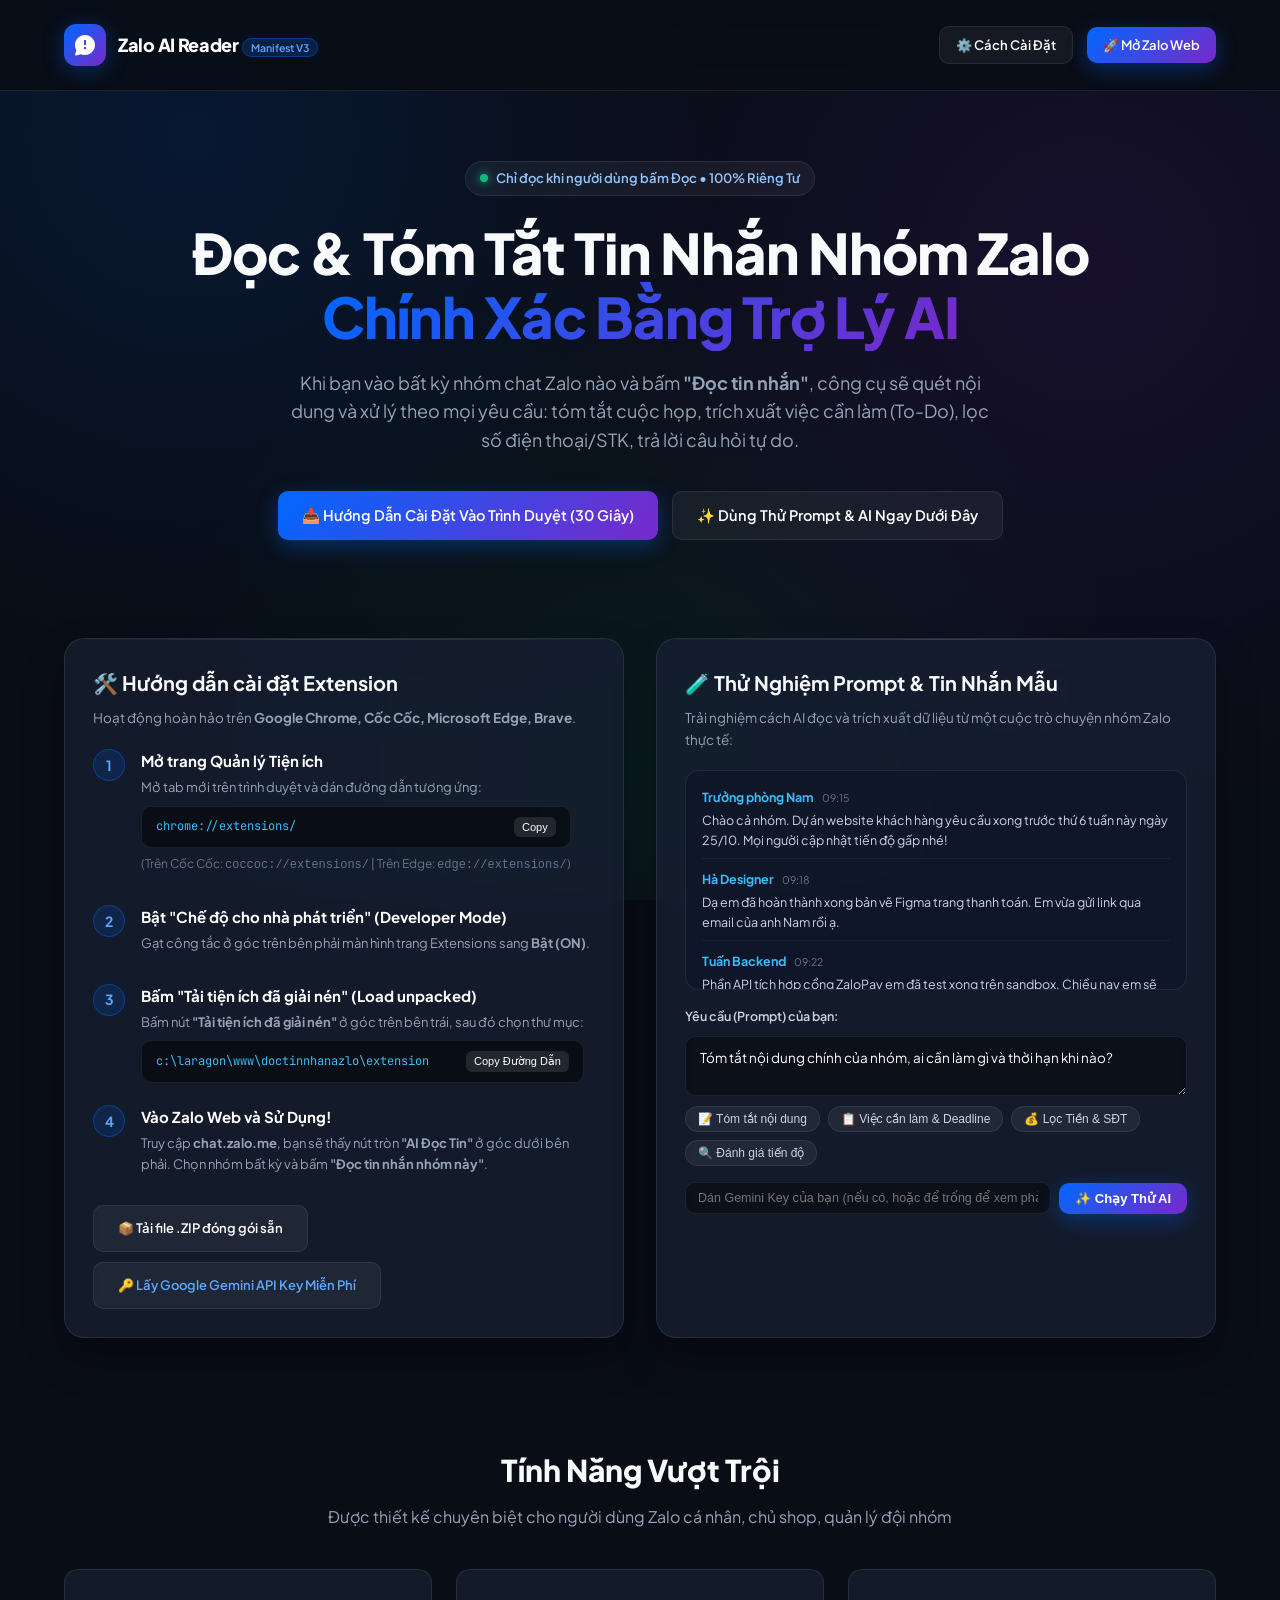
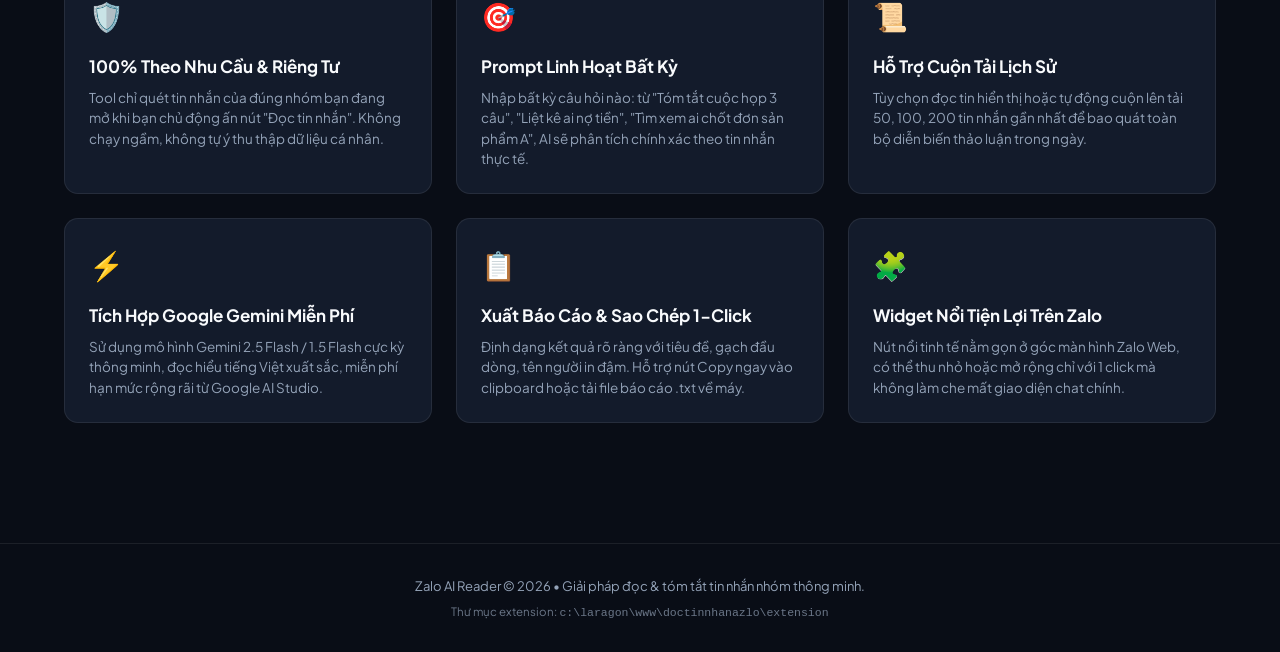
<file: index.html>
<!DOCTYPE html>
<html lang="vi">
<head>
  <meta charset="UTF-8">
  <meta name="viewport" content="width=device-width, initial-scale=1.0">
  <title>Zalo AI Reader & Summarizer | Trợ lý Đọc & Tóm Tắt Tin Nhắn Zalo</title>
  <meta name="description" content="Công cụ đọc tin nhắn nhóm Zalo theo yêu cầu bằng AI. Tự động đọc và tóm tắt nội dung, lọc việc cần làm (to-do list), trích xuất thông tin quan trọng.">
  <link rel="preconnect" href="https://fonts.googleapis.com">
  <link rel="preconnect" href="https://fonts.gstatic.com" crossorigin>
  <link href="https://fonts.googleapis.com/css2?family=Plus+Jakarta+Sans:wght@300;400;500;600;700;800&family=JetBrains+Mono:wght@400;500;600&display=swap" rel="stylesheet">
  <style>
    :root {
      --primary: #0068ff;
      --primary-gradient: linear-gradient(135deg, #0068ff 0%, #7928ca 100%);
      --accent: #10b981;
      --bg: #090d16;
      --surface: #111827;
      --surface-card: rgba(23, 32, 51, 0.75);
      --border: rgba(255, 255, 255, 0.08);
      --border-focus: rgba(0, 104, 255, 0.4);
      --text: #f8fafc;
      --text-muted: #94a3b8;
      --radius-xl: 20px;
      --radius-lg: 14px;
      --radius-md: 10px;
    }

    * {
      box-sizing: border-box;
      margin: 0;
      padding: 0;
    }

    body {
      font-family: 'Plus Jakarta Sans', -apple-system, BlinkMacSystemFont, sans-serif;
      background-color: var(--bg);
      color: var(--text);
      line-height: 1.6;
      overflow-x: hidden;
      background-image: 
        radial-gradient(circle at 15% 15%, rgba(0, 104, 255, 0.12) 0%, transparent 40%),
        radial-gradient(circle at 85% 30%, rgba(121, 40, 202, 0.12) 0%, transparent 45%),
        radial-gradient(circle at 50% 85%, rgba(16, 185, 129, 0.08) 0%, transparent 50%);
      background-attachment: fixed;
    }

    /* Container */
    .container {
      max-width: 1200px;
      margin: 0 auto;
      padding: 0 24px;
    }

    /* Header Nav */
    header {
      padding: 24px 0;
      border-bottom: 1px solid var(--border);
      backdrop-filter: blur(16px);
      position: sticky;
      top: 0;
      z-index: 100;
      background: rgba(9, 13, 22, 0.85);
    }

    .nav-wrapper {
      display: flex;
      align-items: center;
      justify-content: space-between;
    }

    .brand {
      display: flex;
      align-items: center;
      gap: 12px;
      text-decoration: none;
      color: #fff;
    }

    .brand-icon {
      width: 42px;
      height: 42px;
      border-radius: 12px;
      background: var(--primary-gradient);
      display: flex;
      align-items: center;
      justify-content: center;
      box-shadow: 0 4px 20px rgba(0, 104, 255, 0.35);
    }

    .brand-icon svg {
      width: 24px;
      height: 24px;
      fill: #fff;
    }

    .brand-title {
      font-size: 18px;
      font-weight: 800;
      letter-spacing: -0.3px;
    }

    .brand-badge {
      font-size: 10.5px;
      background: rgba(0, 104, 255, 0.2);
      border: 1px solid rgba(0, 104, 255, 0.4);
      color: #60a5fa;
      padding: 2px 8px;
      border-radius: 999px;
      font-weight: 600;
    }

    .nav-actions {
      display: flex;
      align-items: center;
      gap: 14px;
    }

    /* Hero Section */
    .hero {
      padding: 70px 0 50px 0;
      text-align: center;
    }

    .hero-badge {
      display: inline-flex;
      align-items: center;
      gap: 8px;
      padding: 6px 14px;
      border-radius: 999px;
      background: rgba(255, 255, 255, 0.05);
      border: 1px solid var(--border);
      font-size: 13px;
      font-weight: 600;
      color: #93c5fd;
      margin-bottom: 24px;
    }

    .hero-badge span.dot {
      width: 8px;
      height: 8px;
      border-radius: 50%;
      background: var(--accent);
      box-shadow: 0 0 10px var(--accent);
    }

    .hero h1 {
      font-size: clamp(34px, 5.5vw, 56px);
      font-weight: 800;
      line-height: 1.15;
      letter-spacing: -1px;
      margin-bottom: 20px;
    }

    .hero h1 span.gradient {
      background: var(--primary-gradient);
      -webkit-background-clip: text;
      -webkit-text-fill-color: transparent;
    }

    .hero p {
      font-size: 18px;
      color: var(--text-muted);
      max-width: 720px;
      margin: 0 auto 36px auto;
      line-height: 1.6;
    }

    .hero-buttons {
      display: flex;
      justify-content: center;
      flex-wrap: wrap;
      gap: 14px;
    }

    /* Buttons */
    .btn {
      display: inline-flex;
      align-items: center;
      gap: 8px;
      padding: 12px 24px;
      border-radius: var(--radius-md);
      font-size: 14.5px;
      font-weight: 600;
      text-decoration: none;
      cursor: pointer;
      border: none;
      transition: all 0.25s cubic-bezier(0.16, 1, 0.3, 1);
    }

    .btn-primary {
      background: var(--primary-gradient);
      color: #fff;
      box-shadow: 0 6px 20px rgba(0, 104, 255, 0.35);
    }

    .btn-primary:hover {
      transform: translateY(-2px);
      box-shadow: 0 10px 28px rgba(0, 104, 255, 0.45);
    }

    .btn-outline {
      background: rgba(255, 255, 255, 0.05);
      color: #fff;
      border: 1px solid var(--border);
    }

    .btn-outline:hover {
      background: rgba(255, 255, 255, 0.1);
      border-color: rgba(255, 255, 255, 0.2);
      transform: translateY(-2px);
    }

    /* Grid Sections */
    .grid-2 {
      display: grid;
      grid-template-columns: 1fr 1fr;
      gap: 32px;
      margin: 48px 0;
    }

    @media (max-width: 900px) {
      .grid-2 {
        grid-template-columns: 1fr;
      }
    }

    /* Card Panels */
    .glass-card {
      background: var(--surface-card);
      border: 1px solid var(--border);
      border-radius: var(--radius-xl);
      padding: 28px;
      backdrop-filter: blur(20px);
      box-shadow: 0 20px 40px rgba(0, 0, 0, 0.3);
      position: relative;
      overflow: hidden;
    }

    .glass-card::before {
      content: '';
      position: absolute;
      top: 0;
      left: 0;
      right: 0;
      height: 1px;
      background: linear-gradient(90deg, transparent, rgba(255, 255, 255, 0.15), transparent);
    }

    .card-heading {
      font-size: 20px;
      font-weight: 700;
      margin-bottom: 8px;
      display: flex;
      align-items: center;
      gap: 10px;
    }

    .card-subheading {
      font-size: 13.5px;
      color: var(--text-muted);
      margin-bottom: 20px;
    }

    /* Stepper */
    .install-step {
      display: flex;
      gap: 16px;
      margin-bottom: 22px;
    }

    .step-number {
      width: 32px;
      height: 32px;
      border-radius: 50%;
      background: rgba(0, 104, 255, 0.15);
      border: 1px solid rgba(0, 104, 255, 0.4);
      color: #60a5fa;
      font-weight: 700;
      font-size: 14px;
      display: flex;
      align-items: center;
      justify-content: center;
      flex-shrink: 0;
    }

    .step-content h3 {
      font-size: 15px;
      font-weight: 700;
      margin-bottom: 4px;
      color: #fff;
    }

    .step-content p {
      font-size: 13px;
      color: var(--text-muted);
      margin-bottom: 8px;
    }

    .code-box {
      background: rgba(0, 0, 0, 0.5);
      border: 1px solid var(--border);
      border-radius: var(--radius-md);
      padding: 10px 14px;
      font-family: 'JetBrains Mono', monospace;
      font-size: 12px;
      color: #38bdf8;
      display: flex;
      align-items: center;
      justify-content: space-between;
      word-break: break-all;
    }

    .copy-btn-code {
      background: rgba(255, 255, 255, 0.1);
      border: none;
      color: #fff;
      padding: 4px 8px;
      border-radius: 6px;
      font-size: 11px;
      cursor: pointer;
      margin-left: 8px;
      white-space: nowrap;
    }

    .copy-btn-code:hover {
      background: rgba(255, 255, 255, 0.2);
    }

    /* Interactive Playground */
    .playground-box {
      display: flex;
      flex-direction: column;
      gap: 16px;
    }

    .chat-mockup {
      background: rgba(15, 23, 42, 0.8);
      border: 1px solid var(--border);
      border-radius: var(--radius-lg);
      padding: 16px;
      max-height: 220px;
      overflow-y: auto;
      font-size: 12.5px;
    }

    .mockup-item {
      margin-bottom: 10px;
      padding-bottom: 8px;
      border-bottom: 1px solid rgba(255, 255, 255, 0.05);
    }

    .mockup-item:last-child {
      border-bottom: none;
      margin-bottom: 0;
      padding-bottom: 0;
    }

    .mockup-sender {
      font-weight: 700;
      color: #38bdf8;
    }

    .mockup-time {
      font-size: 10.5px;
      color: #64748b;
      margin-left: 6px;
    }

    .mockup-text {
      color: #cbd5e1;
      margin-top: 3px;
    }

    .prompt-input-area {
      display: flex;
      flex-direction: column;
      gap: 10px;
    }

    .playground-textarea {
      width: 100%;
      background: rgba(0, 0, 0, 0.4);
      border: 1px solid var(--border);
      border-radius: var(--radius-md);
      padding: 12px 14px;
      color: #fff;
      font-family: inherit;
      font-size: 13.5px;
      outline: none;
      resize: vertical;
      min-height: 60px;
      transition: border-color 0.2s;
    }

    .playground-textarea:focus {
      border-color: var(--primary);
    }

    .chips-row {
      display: flex;
      flex-wrap: wrap;
      gap: 8px;
    }

    .interactive-chip {
      background: rgba(255, 255, 255, 0.06);
      border: 1px solid var(--border);
      color: #cbd5e1;
      padding: 5px 12px;
      border-radius: 999px;
      font-size: 12px;
      font-weight: 500;
      cursor: pointer;
      transition: all 0.2s;
    }

    .interactive-chip:hover {
      background: rgba(0, 104, 255, 0.2);
      border-color: rgba(0, 104, 255, 0.5);
      color: #fff;
    }

    .api-key-row {
      display: flex;
      gap: 8px;
      align-items: center;
    }

    .api-key-input {
      flex: 1;
      background: rgba(0, 0, 0, 0.4);
      border: 1px solid var(--border);
      border-radius: var(--radius-md);
      padding: 8px 12px;
      color: #fff;
      font-size: 12.5px;
      outline: none;
    }

    .result-display {
      background: rgba(0, 0, 0, 0.6);
      border: 1px solid rgba(16, 185, 129, 0.2);
      border-radius: var(--radius-lg);
      padding: 16px;
      margin-top: 14px;
      font-size: 13.5px;
      line-height: 1.6;
      color: #e2e8f0;
      display: none;
      animation: fadeIn 0.3s ease;
    }

    .result-display.active {
      display: block;
    }

    .result-display h2, .result-display h3 {
      color: #38bdf8;
      font-size: 15px;
      margin: 10px 0 6px 0;
    }

    .result-display ul {
      margin-left: 20px;
      margin-bottom: 10px;
    }

    .result-display strong {
      color: #fff;
    }

    @keyframes fadeIn {
      from { opacity: 0; transform: translateY(8px); }
      to { opacity: 1; transform: translateY(0); }
    }

    /* Features Grid */
    .features-section {
      padding: 60px 0;
    }

    .section-title {
      text-align: center;
      margin-bottom: 40px;
    }

    .section-title h2 {
      font-size: 30px;
      font-weight: 800;
      margin-bottom: 10px;
    }

    .section-title p {
      color: var(--text-muted);
      font-size: 16px;
    }

    .features-grid {
      display: grid;
      grid-template-columns: repeat(auto-fit, minmax(280px, 1fr));
      gap: 24px;
    }

    .feature-card {
      background: var(--surface-card);
      border: 1px solid var(--border);
      border-radius: var(--radius-lg);
      padding: 24px;
      transition: transform 0.2s ease, border-color 0.2s ease;
    }

    .feature-card:hover {
      transform: translateY(-4px);
      border-color: rgba(0, 104, 255, 0.4);
    }

    .feature-icon {
      font-size: 28px;
      margin-bottom: 14px;
      display: inline-block;
    }

    .feature-card h3 {
      font-size: 17px;
      font-weight: 700;
      margin-bottom: 8px;
    }

    .feature-card p {
      font-size: 13.5px;
      color: var(--text-muted);
      line-height: 1.5;
    }

    /* Footer */
    footer {
      border-top: 1px solid var(--border);
      padding: 32px 0;
      text-align: center;
      color: var(--text-muted);
      font-size: 13px;
      margin-top: 60px;
    }

    /* Toast */
    .toast {
      position: fixed;
      bottom: 24px;
      right: 24px;
      background: #1e293b;
      border: 1px solid var(--border);
      color: #fff;
      padding: 10px 18px;
      border-radius: var(--radius-md);
      font-size: 13px;
      box-shadow: 0 10px 30px rgba(0, 0, 0, 0.4);
      z-index: 1000;
      display: none;
    }
  </style>
</head>
<body>

  <!-- Header -->
  <header>
    <div class="container nav-wrapper">
      <a href="#" class="brand">
        <div class="brand-icon">
          <svg viewBox="0 0 24 24">
            <path d="M12 2C6.48 2 2 6.48 2 12c0 1.85.5 3.58 1.38 5.07L2.14 21.3a1 1 0 0 0 1.23 1.23l4.23-1.24A9.95 9.95 0 0 0 12 22c5.52 0 10-4.48 10-10S17.52 2 12 2zm1 14h-2v-2h2v2zm0-4h-2V7h2v5z"/>
          </svg>
        </div>
        <div>
          <span class="brand-title">Zalo AI Reader</span>
          <span class="brand-badge">Manifest V3</span>
        </div>
      </a>
      <div class="nav-actions">
        <a href="#install-guide" class="btn btn-outline" style="padding: 8px 16px; font-size: 13px;">⚙️ Cách Cài Đặt</a>
        <a href="https://chat.zalo.me" target="_blank" class="btn btn-primary" style="padding: 8px 16px; font-size: 13px;">🚀 Mở Zalo Web</a>
      </div>
    </div>
  </header>

  <!-- Hero Section -->
  <main class="container">
    <section class="hero">
      <div class="hero-badge">
        <span class="dot"></span>
        <span>Chỉ đọc khi người dùng bấm Đọc • 100% Riêng Tư</span>
      </div>
      <h1>Đọc & Tóm Tắt Tin Nhắn Nhóm Zalo<br><span class="gradient">Chính Xác Bằng Trợ Lý AI</span></h1>
      <p>
        Khi bạn vào bất kỳ nhóm chat Zalo nào và bấm <strong>"Đọc tin nhắn"</strong>, công cụ sẽ quét nội dung và xử lý theo mọi yêu cầu: 
        tóm tắt cuộc họp, trích xuất việc cần làm (To-Do), lọc số điện thoại/STK, trả lời câu hỏi tự do.
      </p>
      <div class="hero-buttons">
        <a href="#install-guide" class="btn btn-primary">
          📥 Hướng Dẫn Cài Đặt Vào Trình Duyệt (30 Giây)
        </a>
        <a href="#playground" class="btn btn-outline">
          ✨ Dùng Thử Prompt & AI Ngay Dưới Đây
        </a>
      </div>
    </section>

    <!-- Two-column: Installation Guide & Interactive Live Playground -->
    <div class="grid-2">
      <!-- Left Column: Installation Guide -->
      <div class="glass-card" id="install-guide">
        <div class="card-heading">
          <span>🛠️ Hướng dẫn cài đặt Extension</span>
        </div>
        <p class="card-subheading">
          Hoạt động hoàn hảo trên <strong>Google Chrome, Cốc Cốc, Microsoft Edge, Brave</strong>.
        </p>

        <!-- Steps -->
        <div class="install-step">
          <div class="step-number">1</div>
          <div class="step-content">
            <h3>Mở trang Quản lý Tiện ích</h3>
            <p>Mở tab mới trên trình duyệt và dán đường dẫn tương ứng:</p>
            <div class="code-box">
              <span>chrome://extensions/</span>
              <button class="copy-btn-code" onclick="copyText('chrome://extensions/')">Copy</button>
            </div>
            <p style="margin-top: 6px; font-size: 12px; color: #64748b;">(Trên Cốc Cốc: <code>coccoc://extensions/</code> | Trên Edge: <code>edge://extensions/</code>)</p>
          </div>
        </div>

        <div class="install-step">
          <div class="step-number">2</div>
          <div class="step-content">
            <h3>Bật "Chế độ cho nhà phát triển" (Developer Mode)</h3>
            <p>Gạt công tắc ở góc trên bên phải màn hình trang Extensions sang <strong>Bật (ON)</strong>.</p>
          </div>
        </div>

        <div class="install-step">
          <div class="step-number">3</div>
          <div class="step-content">
            <h3>Bấm "Tải tiện ích đã giải nén" (Load unpacked)</h3>
            <p>Bấm nút <strong>"Tải tiện ích đã giải nén"</strong> ở góc trên bên trái, sau đó chọn thư mục:</p>
            <div class="code-box">
              <span id="folder-path">c:\laragon\www\doctinnhanazlo\extension</span>
              <button class="copy-btn-code" onclick="copyText('c:\\laragon\\www\\doctinnhanazlo\\extension')">Copy Đường Dẫn</button>
            </div>
          </div>
        </div>

        <div class="install-step">
          <div class="step-number">4</div>
          <div class="step-content">
            <h3>Vào Zalo Web và Sử Dụng!</h3>
            <p>Truy cập <strong>chat.zalo.me</strong>, bạn sẽ thấy nút tròn <strong>"AI Đọc Tin"</strong> ở góc dưới bên phải. Chọn nhóm bất kỳ và bấm <strong>"Đọc tin nhắn nhóm này"</strong>.</p>
          </div>
        </div>

        <div style="margin-top: 20px; display: flex; gap: 10px; flex-wrap: wrap;">
          <a href="zalo-ai-reader-extension.zip" download class="btn btn-outline" style="font-size: 13px;">
            📦 Tải file .ZIP đóng gói sẵn
          </a>
          <a href="https://aistudio.google.com/app/apikey" target="_blank" class="btn btn-outline" style="font-size: 13px; color: #60a5fa;">
            🔑 Lấy Google Gemini API Key Miễn Phí
          </a>
        </div>
      </div>

      <!-- Right Column: Interactive Live Playground -->
      <div class="glass-card" id="playground">
        <div class="card-heading">
          <span>🧪 Thử Nghiệm Prompt & Tin Nhắn Mẫu</span>
        </div>
        <p class="card-subheading">
          Trải nghiệm cách AI đọc và trích xuất dữ liệu từ một cuộc trò chuyện nhóm Zalo thực tế:
        </p>

        <div class="playground-box">
          <!-- Chat Mockup Preview -->
          <div class="chat-mockup" id="mockup-chat">
            <div class="mockup-item">
              <span class="mockup-sender">Trưởng phòng Nam</span>
              <span class="mockup-time">09:15</span>
              <div class="mockup-text">Chào cả nhóm. Dự án website khách hàng yêu cầu xong trước thứ 6 tuần này ngày 25/10. Mọi người cập nhật tiến độ gấp nhé!</div>
            </div>
            <div class="mockup-item">
              <span class="mockup-sender">Hà Designer</span>
              <span class="mockup-time">09:18</span>
              <div class="mockup-text">Dạ em đã hoàn thành xong bản vẽ Figma trang thanh toán. Em vừa gửi link qua email của anh Nam rồi ạ.</div>
            </div>
            <div class="mockup-item">
              <span class="mockup-sender">Tuấn Backend</span>
              <span class="mockup-time">09:22</span>
              <div class="mockup-text">Phần API tích hợp cổng ZaloPay em đã test xong trên sandbox. Chiều nay em sẽ bàn giao cho bạn Mạnh làm Frontend. Số hotline kỹ thuật đối tác là 0912345678 nếu cần hỗ trợ.</div>
            </div>
            <div class="mockup-item">
              <span class="mockup-sender">Trưởng phòng Nam</span>
              <span class="mockup-time">09:25</span>
              <div class="mockup-text">Tốt lắm. Mạnh nhớ ráp giao diện xong trước 17h ngày mai thứ 5 nhé. Chi phí nghiệm thu giai đoạn 1 là 35.000.000đ, bên kế toán sẽ chuyển khoản vào STK Techcombank của công ty.</div>
            </div>
          </div>

          <!-- Prompt Selection -->
          <div class="prompt-input-area">
            <label style="font-size: 12.5px; font-weight: 600; color: #cbd5e1;">Yêu cầu (Prompt) của bạn:</label>
            <textarea id="demo-prompt-input" class="playground-textarea" placeholder="Nhập yêu cầu ví dụ: Tóm tắt nội dung, ai cần làm gì...">Tóm tắt nội dung chính của nhóm, ai cần làm gì và thời hạn khi nào?</textarea>

            <div class="chips-row">
              <button class="interactive-chip" onclick="setDemoPrompt('Tóm tắt ngắn gọn các nội dung chính của cuộc trò chuyện trên.')">📝 Tóm tắt nội dung</button>
              <button class="interactive-chip" onclick="setDemoPrompt('Liệt kê danh sách công việc (To-Do), người phụ trách và deadline.')">📋 Việc cần làm & Deadline</button>
              <button class="interactive-chip" onclick="setDemoPrompt('Tìm tất cả số tiền, số điện thoại và thông tin liên lạc trong tin nhắn.')">💰 Lọc Tiền & SĐT</button>
              <button class="interactive-chip" onclick="setDemoPrompt('Đánh giá tiến độ dự án đang tốt hay gặp trở ngại gì?')">🔍 Đánh giá tiến độ</button>
            </div>
          </div>

          <!-- API Key Option (Optional) -->
          <div class="api-key-row">
            <input type="password" id="demo-gemini-key" class="api-key-input" placeholder="Dán Gemini Key của bạn (nếu có, hoặc để trống để xem phản hồi demo tức thì)...">
            <button class="btn btn-primary" id="btn-run-demo" onclick="runDemoPrompt()" style="padding: 8px 16px; font-size: 13px; white-space: nowrap;">
              ✨ Chạy Thử AI
            </button>
          </div>

          <!-- Demo Output Result -->
          <div id="demo-result" class="result-display">
            <!-- Rendered result will appear here -->
          </div>
        </div>
      </div>
    </div>

    <!-- Core Features Section -->
    <section class="features-section">
      <div class="section-title">
        <h2>Tính Năng Vượt Trội</h2>
        <p>Được thiết kế chuyên biệt cho người dùng Zalo cá nhân, chủ shop, quản lý đội nhóm</p>
      </div>

      <div class="features-grid">
        <div class="feature-card">
          <div class="feature-icon">🛡️</div>
          <h3>100% Theo Nhu Cầu & Riêng Tư</h3>
          <p>Tool chỉ quét tin nhắn của đúng nhóm bạn đang mở khi bạn chủ động ấn nút "Đọc tin nhắn". Không chạy ngầm, không tự ý thu thập dữ liệu cá nhân.</p>
        </div>

        <div class="feature-card">
          <div class="feature-icon">🎯</div>
          <h3>Prompt Linh Hoạt Bất Kỳ</h3>
          <p>Nhập bất kỳ câu hỏi nào: từ "Tóm tắt cuộc họp 3 câu", "Liệt kê ai nợ tiền", "Tìm xem ai chốt đơn sản phẩm A", AI sẽ phân tích chính xác theo tin nhắn thực tế.</p>
        </div>

        <div class="feature-card">
          <div class="feature-icon">📜</div>
          <h3>Hỗ Trợ Cuộn Tải Lịch Sử</h3>
          <p>Tùy chọn đọc tin hiển thị hoặc tự động cuộn lên tải 50, 100, 200 tin nhắn gần nhất để bao quát toàn bộ diễn biến thảo luận trong ngày.</p>
        </div>

        <div class="feature-card">
          <div class="feature-icon">⚡</div>
          <h3>Tích Hợp Google Gemini Miễn Phí</h3>
          <p>Sử dụng mô hình Gemini 2.5 Flash / 1.5 Flash cực kỳ thông minh, đọc hiểu tiếng Việt xuất sắc, miễn phí hạn mức rộng rãi từ Google AI Studio.</p>
        </div>

        <div class="feature-card">
          <div class="feature-icon">📋</div>
          <h3>Xuất Báo Cáo & Sao Chép 1-Click</h3>
          <p>Định dạng kết quả rõ ràng với tiêu đề, gạch đầu dòng, tên người in đậm. Hỗ trợ nút Copy ngay vào clipboard hoặc tải file báo cáo .txt về máy.</p>
        </div>

        <div class="feature-card">
          <div class="feature-icon">🧩</div>
          <h3>Widget Nổi Tiện Lợi Trên Zalo</h3>
          <p>Nút nổi tinh tế nằm gọn ở góc màn hình Zalo Web, có thể thu nhỏ hoặc mở rộng chỉ với 1 click mà không làm che mất giao diện chat chính.</p>
        </div>
      </div>
    </section>
  </main>

  <!-- Footer -->
  <footer>
    <div class="container">
      <p>Zalo AI Reader &copy; 2026 • Giải pháp đọc & tóm tắt tin nhắn nhóm thông minh.</p>
      <p style="margin-top: 6px; font-size: 11.5px; opacity: 0.7;">
        Thư mục extension: <code>c:\laragon\www\doctinnhanazlo\extension</code>
      </p>
    </div>
  </footer>

  <div id="toast" class="toast"></div>

  <script>
    function copyText(text) {
      navigator.clipboard.writeText(text).then(() => {
        showToast('📋 Đã sao chép vào clipboard: ' + text);
      }).catch(() => {
        showToast('Không thể sao chép tự động.');
      });
    }

    function showToast(msg) {
      const toast = document.getElementById('toast');
      toast.innerText = msg;
      toast.style.display = 'block';
      setTimeout(() => {
        toast.style.display = 'none';
      }, 3000);
    }

    function setDemoPrompt(p) {
      document.getElementById('demo-prompt-input').value = p;
    }

    async function runDemoPrompt() {
      const prompt = document.getElementById('demo-prompt-input').value.trim();
      const apiKey = document.getElementById('demo-gemini-key').value.trim();
      const resultBox = document.getElementById('demo-result');
      const btn = document.getElementById('btn-run-demo');

      if (!prompt) {
        showToast('Vui lòng nhập prompt yêu cầu.');
        return;
      }

      btn.disabled = true;
      btn.innerText = '⏳ Đang xử lý...';
      resultBox.className = 'result-display active';
      resultBox.innerHTML = '<div style="color:#60a5fa;">🤖 Đang phân tích tin nhắn cuộc trò chuyện...</div>';

      // Sample chat transcript
      const sampleMessages = `[09:15] Trưởng phòng Nam: Chào cả nhóm. Dự án website khách hàng yêu cầu xong trước thứ 6 tuần này ngày 25/10. Mọi người cập nhật tiến độ gấp nhé!
[09:18] Hà Designer: Dạ em đã hoàn thành xong bản vẽ Figma trang thanh toán. Em vừa gửi link qua email của anh Nam rồi ạ.
[09:22] Tuấn Backend: Phần API tích hợp cổng ZaloPay em đã test xong trên sandbox. Chiều nay em sẽ bàn giao cho bạn Mạnh làm Frontend. Số hotline kỹ thuật đối tác là 0912345678 nếu cần hỗ trợ.
[09:25] Trưởng phòng Nam: Tốt lắm. Mạnh nhớ ráp giao diện xong trước 17h ngày mai thứ 5 nhé. Chi phí nghiệm thu giai đoạn 1 là 35.000.000đ, bên kế toán sẽ chuyển khoản vào STK Techcombank của công ty.`;

      if (apiKey) {
        // Call real Gemini API
        try {
          const url = `https://generativelanguage.googleapis.com/v1beta/models/gemini-2.5-flash:generateContent?key=${apiKey}`;
          const res = await fetch(url, {
            method: 'POST',
            headers: { 'Content-Type': 'application/json' },
            body: JSON.stringify({
              contents: [{
                parts: [{
                  text: `Bạn là trợ lý AI chuyên nghiệp phân tích tin nhắn Zalo. Hãy đọc đoạn tin nhắn sau:\n${sampleMessages}\n\nVà trả lời yêu cầu sau bằng Tiếng Việt với Markdown đẹp mắt:\n${prompt}`
                }]
              }]
            })
          });

          const data = await res.json();
          if (data.candidates?.[0]?.content?.parts?.[0]?.text) {
            resultBox.innerHTML = renderMarkdown(data.candidates[0].content.parts[0].text);
            showToast('✨ Phân tích thành công bằng Gemini API trực tiếp!');
          } else {
            throw new Error(data.error?.message || 'Không có kết quả');
          }
        } catch (err) {
          resultBox.innerHTML = `<span style="color:#ef4444;">Lỗi gọi API: ${err.message}. Chuyển sang mô phỏng demo.</span>`;
          setTimeout(() => showMockResult(prompt), 1500);
        }
      } else {
        // Instant simulated smart response demonstrating the feature
        setTimeout(() => {
          showMockResult(prompt);
        }, 600);
      }

      btn.disabled = false;
      btn.innerText = '✨ Chạy Thử AI';
    }

    function showMockResult(prompt) {
      const resultBox = document.getElementById('demo-result');
      let responseMd = '';

      if (prompt.includes('Tóm tắt') || prompt.includes('tóm tắt')) {
        responseMd = `### 📌 Tóm Tắt Cuộc Thảo Luận Nhóm
Cuộc họp trao đổi về **tiến độ dự án website khách hàng** với hạn chót hoàn thành là **thứ Sáu, ngày 25/10**.

**Các điểm chính:**
- **Thiết kế:** Bản vẽ Figma trang thanh toán đã xong và gửi cho Trưởng phòng Nam duyệt.
- **Backend:** Đã test thành công API ZaloPay, sẵn sàng bàn giao cho Frontend trong chiều nay.
- **Frontend:** Cần hoàn thành ráp giao diện trước **17h ngày mai (thứ Năm)**.
- **Tài chính:** Nghiệm thu giai đoạn 1 trị giá **35.000.000 VNĐ** sẽ được chuyển vào tài khoản Techcombank.`;
      } else if (prompt.includes('Việc') || prompt.includes('việc') || prompt.includes('Deadline') || prompt.includes('deadline')) {
        responseMd = `### 📋 Danh Sách Công Việc & Deadline Cần Làm
1. **Hà Designer:**
   - *Công việc:* Thiết kế Figma trang thanh toán.
   - *Trạng thái:* Đã hoàn tất, đã gửi email link cho anh Nam.
2. **Tuấn Backend:**
   - *Công việc:* Kiểm thử API ZaloPay và bàn giao API cho bạn Mạnh.
   - *Thời hạn:* Chiều nay.
3. **Mạnh Frontend:**
   - *Công việc:* Ráp giao diện website theo API và Figma.
   - *Thời hạn:* **Trước 17:00 ngày mai (thứ Năm)**.
4. **Kế toán:**
   - *Công việc:* Nhận thanh toán nghiệm thu đợt 1 (35.000.000đ) qua STK Techcombank.`;
      } else if (prompt.includes('Tiền') || prompt.includes('SĐT') || prompt.includes('liên lạc')) {
        responseMd = `### 📞 Thông Tin Liên Hệ & Số Liệu Trích Xuất
- **Số điện thoại kỹ thuật đối tác:** \`0912345678\` (Hotline hỗ trợ kỹ thuật cổng ZaloPay).
- **Số tiền nghiệm thu giai đoạn 1:** **35.000.000 VNĐ**.
- **Ngân hàng giao dịch:** Techcombank.
- **Thời hạn chót dự án:** Thứ Sáu, ngày 25/10.`;
      } else {
        responseMd = `### 🤖 Phân Tích Tin Nhắn Theo Yêu Cầu
Dựa trên cuộc hội thoại của nhóm:
- Tiến độ dự án đang diễn ra rất đúng kế hoạch và ăn khớp giữa các khâu Designer ➔ Backend ➔ Frontend.
- Không có bất kỳ mâu thuẫn hay cản trở kỹ thuật nào chưa giải quyết được.
- Đã có đầu mối hotline kỹ thuật dự phòng (0912345678) cho cổng ZaloPay.`;
      }

      resultBox.innerHTML = renderMarkdown(responseMd);
      showToast('✨ Đã hiển thị kết quả phân tích mẫu!');
    }

    function renderMarkdown(md) {
      let html = md
        .replace(/&/g, '&amp;').replace(/</g, '&lt;').replace(/>/g, '&gt;')
        .replace(/^### (.*$)/gim, '<h3>$1</h3>')
        .replace(/^## (.*$)/gim, '<h2>$1</h2>')
        .replace(/\*\*([^*]+)\*\*/g, '<strong>$1</strong>')
        .replace(/\*([^*]+)\*/g, '<em>$1</em>')
        .replace(/`([^`]+)`/g, '<code style="background:rgba(255,255,255,0.1); padding:2px 6px; border-radius:4px; font-family:monospace; color:#38bdf8;">$1</code>')
        .replace(/^\s*[\-\*]\s+(.*$)/gim, '<li>$1</li>')
        .replace(/^\s*\d+\.\s+(.*$)/gim, '<li>$1</li>')
        .replace(/\n\n+/g, '<br><br>')
        .replace(/\n/g, '<br>');
      return html;
    }
  </script>
</body>
</html>
</file>
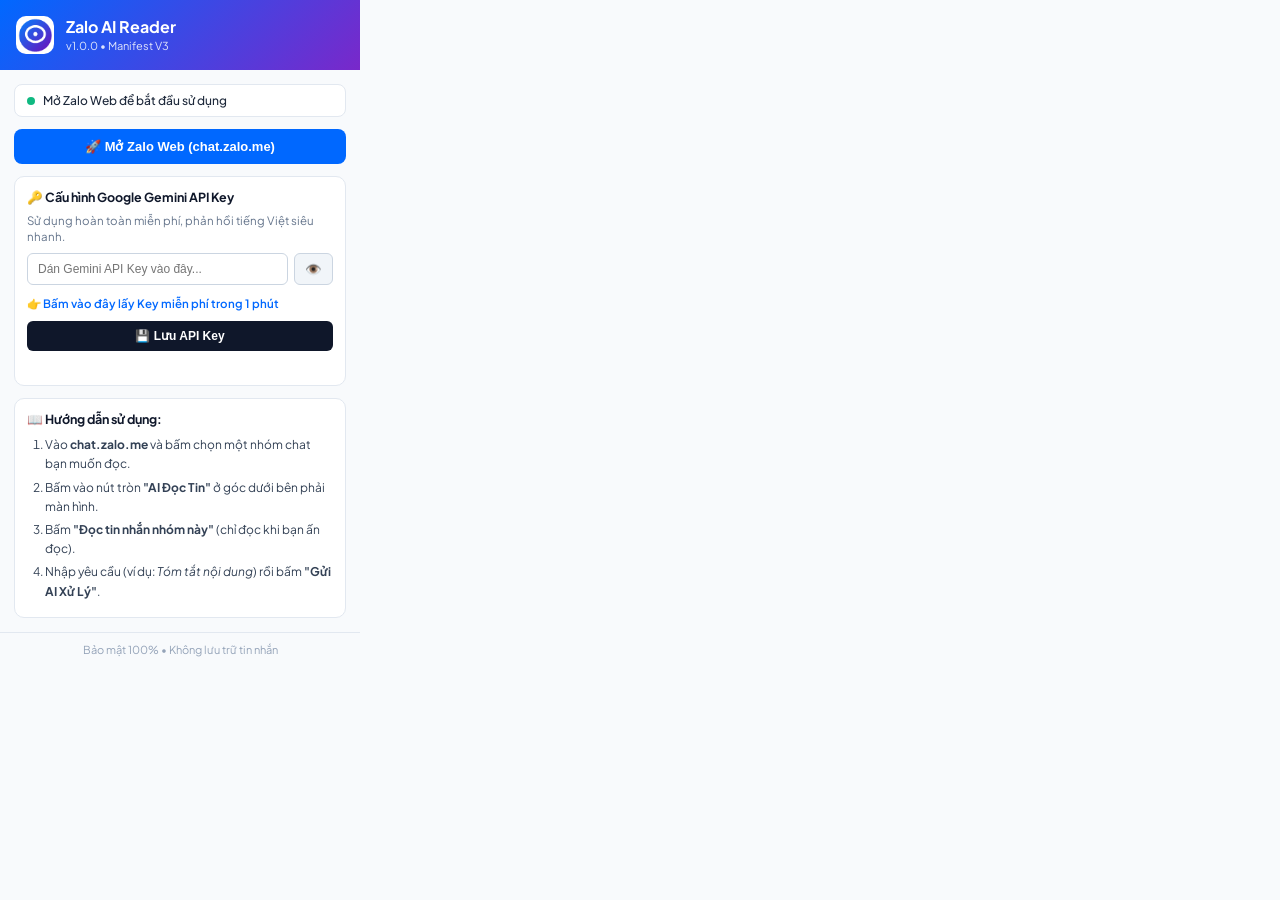
<file: extension/popup.html>
<!DOCTYPE html>
<html lang="vi">
<head>
  <meta charset="UTF-8">
  <title>Zalo AI Reader</title>
  <link rel="stylesheet" href="popup.css">
</head>
<body>
  <div class="popup-container">
    <div class="popup-header">
      <div class="logo-area">
        <img src="icons/icon48.png" alt="Logo" class="logo">
        <div>
          <h2>Zalo AI Reader</h2>
          <span class="version">v1.0.0 • Manifest V3</span>
        </div>
      </div>
    </div>

    <div class="popup-body">
      <!-- Status Card -->
      <div class="status-card">
        <span class="status-indicator"></span>
        <span id="site-status">Mở Zalo Web để bắt đầu sử dụng</span>
      </div>

      <!-- Quick Action: Open Zalo Web -->
      <button id="btn-open-zalo" class="btn-primary">
        🚀 Mở Zalo Web (chat.zalo.me)
      </button>

      <!-- API Key Setup -->
      <div class="card">
        <div class="card-title">🔑 Cấu hình Google Gemini API Key</div>
        <p class="card-desc">Sử dụng hoàn toàn miễn phí, phản hồi tiếng Việt siêu nhanh.</p>
        <div class="input-group">
          <input type="password" id="popup-gemini-key" placeholder="Dán Gemini API Key vào đây...">
          <button id="btn-toggle-key" class="btn-icon" title="Hiện/Ẩn">👁️</button>
        </div>
        <div class="help-row">
          <a href="https://aistudio.google.com/app/apikey" target="_blank" class="link-highlight">
            👉 Bấm vào đây lấy Key miễn phí trong 1 phút
          </a>
        </div>
        <button id="btn-save-key" class="btn-secondary">
          💾 Lưu API Key
        </button>
        <div id="save-status" class="save-status"></div>
      </div>

      <!-- Guide Steps -->
      <div class="card">
        <div class="card-title">📖 Hướng dẫn sử dụng:</div>
        <ol class="steps-list">
          <li>Vào <strong>chat.zalo.me</strong> và bấm chọn một nhóm chat bạn muốn đọc.</li>
          <li>Bấm vào nút tròn <strong>"AI Đọc Tin"</strong> ở góc dưới bên phải màn hình.</li>
          <li>Bấm <strong>"Đọc tin nhắn nhóm này"</strong> (chỉ đọc khi bạn ấn đọc).</li>
          <li>Nhập yêu cầu (ví dụ: <em>Tóm tắt nội dung</em>) rồi bấm <strong>"Gửi AI Xử Lý"</strong>.</li>
        </ol>
      </div>
    </div>

    <div class="popup-footer">
      <span>Bảo mật 100% • Không lưu trữ tin nhắn</span>
    </div>
  </div>

  <script src="popup.js"></script>
</body>
</html>
</file>
<file: extension/popup.css>
@import url('https://fonts.googleapis.com/css2?family=Plus+Jakarta+Sans:wght@400;500;600;700&display=swap');

* {
  box-sizing: border-box;
  margin: 0;
  padding: 0;
}

body {
  width: 360px;
  font-family: 'Plus Jakarta Sans', -apple-system, BlinkMacSystemFont, 'Segoe UI', Roboto, sans-serif;
  font-size: 13px;
  color: #1e293b;
  background-color: #f8fafc;
}

.popup-container {
  display: flex;
  flex-direction: column;
}

.popup-header {
  background: linear-gradient(135deg, #0068ff 0%, #7928ca 100%);
  color: #fff;
  padding: 16px;
}

.logo-area {
  display: flex;
  align-items: center;
  gap: 12px;
}

.logo {
  width: 38px;
  height: 38px;
  border-radius: 10px;
  background: #fff;
  padding: 2px;
}

.popup-header h2 {
  font-size: 16px;
  font-weight: 700;
  line-height: 1.2;
}

.version {
  font-size: 11px;
  opacity: 0.85;
}

.popup-body {
  padding: 14px;
  display: flex;
  flex-direction: column;
  gap: 12px;
}

.status-card {
  display: flex;
  align-items: center;
  gap: 8px;
  background: #fff;
  border: 1px solid #e2e8f0;
  border-radius: 8px;
  padding: 8px 12px;
  font-size: 12px;
  font-weight: 500;
}

.status-indicator {
  width: 8px;
  height: 8px;
  border-radius: 50%;
  background: #10b981;
}

.btn-primary {
  width: 100%;
  padding: 10px 14px;
  background: #0068ff;
  color: #fff;
  border: none;
  border-radius: 8px;
  font-weight: 600;
  font-size: 13px;
  cursor: pointer;
  display: flex;
  align-items: center;
  justify-content: center;
  gap: 8px;
  transition: background 0.2s;
}

.btn-primary:hover {
  background: #0056d6;
}

.card {
  background: #fff;
  border: 1px solid #e2e8f0;
  border-radius: 10px;
  padding: 12px;
  display: flex;
  flex-direction: column;
  gap: 8px;
}

.card-title {
  font-weight: 700;
  font-size: 12.5px;
  color: #0f172a;
}

.card-desc {
  font-size: 11.5px;
  color: #64748b;
  line-height: 1.4;
}

.input-group {
  display: flex;
  gap: 6px;
}

.input-group input {
  flex: 1;
  padding: 8px 10px;
  border: 1px solid #cbd5e1;
  border-radius: 6px;
  font-size: 12px;
  outline: none;
}

.input-group input:focus {
  border-color: #0068ff;
}

.btn-icon {
  background: #f1f5f9;
  border: 1px solid #cbd5e1;
  border-radius: 6px;
  padding: 0 10px;
  cursor: pointer;
}

.btn-secondary {
  width: 100%;
  padding: 8px 12px;
  background: #0f172a;
  color: #fff;
  border: none;
  border-radius: 6px;
  font-weight: 600;
  font-size: 12px;
  cursor: pointer;
  transition: opacity 0.2s;
}

.btn-secondary:hover {
  opacity: 0.9;
}

.help-row {
  margin: 2px 0;
}

.link-highlight {
  font-size: 11.5px;
  color: #0068ff;
  font-weight: 600;
  text-decoration: none;
}

.link-highlight:hover {
  text-decoration: underline;
}

.save-status {
  font-size: 11px;
  min-height: 14px;
}

.save-status.success {
  color: #10b981;
  font-weight: 600;
}

.steps-list {
  padding-left: 18px;
  font-size: 12px;
  line-height: 1.6;
  color: #334155;
}

.steps-list li {
  margin-bottom: 4px;
}

.popup-footer {
  text-align: center;
  padding: 10px;
  font-size: 11px;
  color: #94a3b8;
  border-top: 1px solid #e2e8f0;
}
</file>
